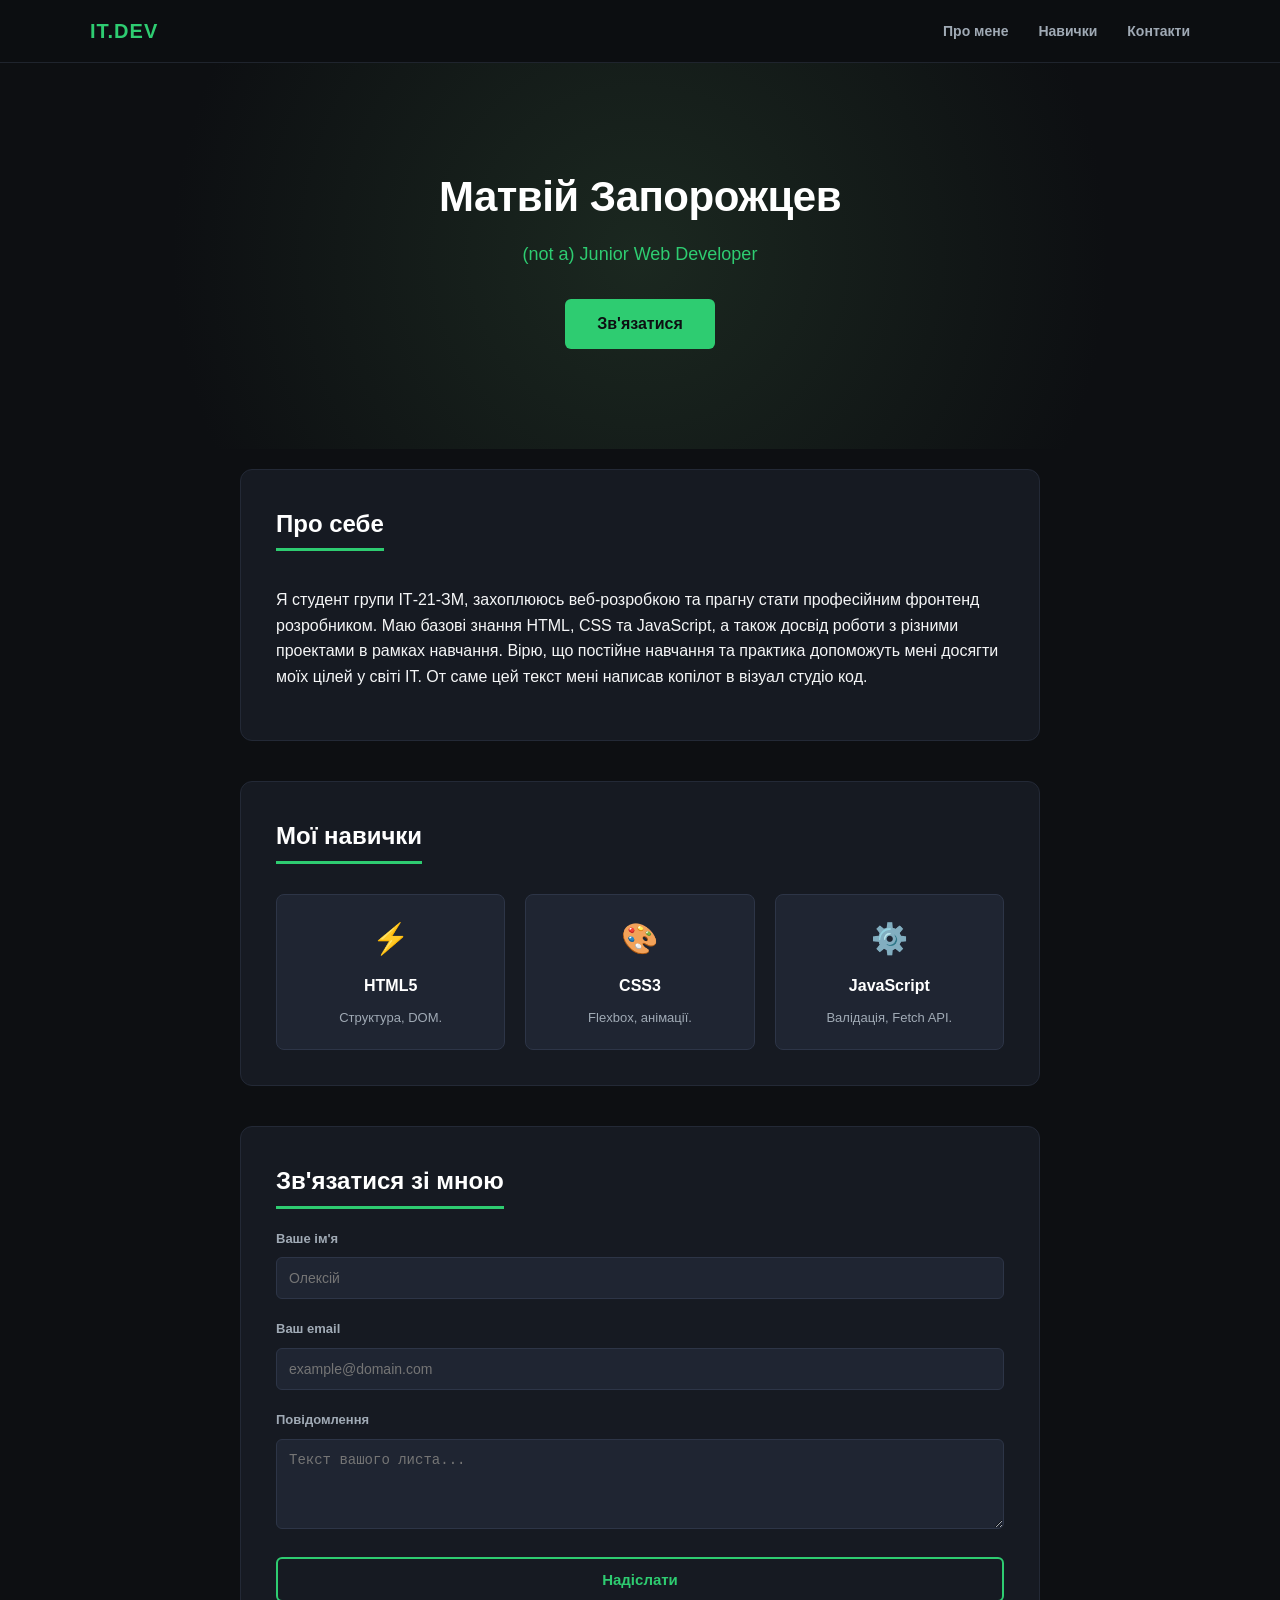
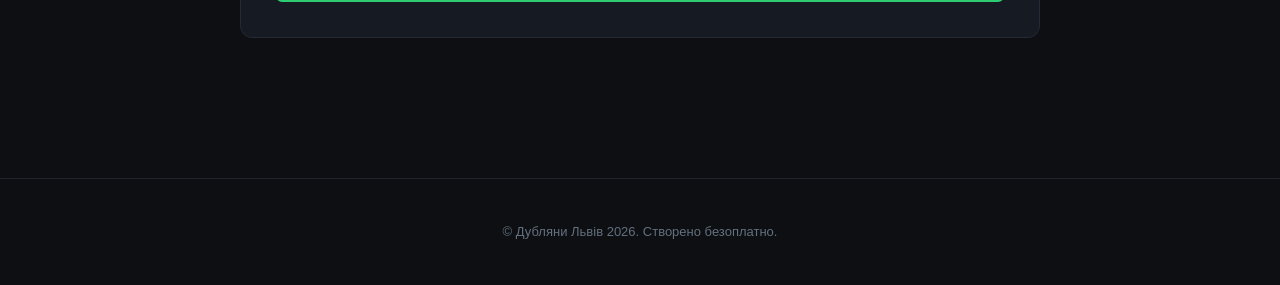
<file: Lab10/index.html>
<!DOCTYPE html>
<html lang="uk">
<head>
  <meta charset="UTF-8">
  <meta name="viewport" content="width=device-width, initial-scale=1.0">
  <title>Портфоліо розробника</title>
  <link rel="stylesheet" href="style.css">
</head>
<body>

  <header>
    <div class="nav-container">
      <div class="logo">IT.DEV</div>
      <nav>
        <ul>
          <li><a href="#about">Про мене</a></li>
          <li><a href="#skills">Навички</a></li>
          <li><a href="#contacts">Контакти</a></li>
        </ul>
      </nav>
    </div>
  </header>

  <section class="hero">
    <h1>Матвій Запорожцев</h1>
    <p>(not a) Junior Web Developer</p>
    <a href="#contacts" class="hero-btn">Зв'язатися</a>
  </section>

  <main class="wrapper">

    <section id="about" class="glass-section">
      <h2>Про себе</h2>
      <p>Я студент групи ІТ-21-ЗМ, захоплююсь веб-розробкою та прагну стати професійним фронтенд розробником. Маю базові знання HTML, CSS та JavaScript, а також досвід роботи з різними проектами в рамках навчання. Вірю, що постійне навчання та практика допоможуть мені досягти моїх цілей у світі ІТ. От саме цей текст мені написав копілот в візуал студіо код. </p>
    </section>

    <section id="skills" class="glass-section">
      <h2>Мої навички</h2>
      <div class="skills-container">
        <div class="skill-card">
          <div class="skill-icon">⚡</div>
          <h3>HTML5</h3>
          <p>Структура, DOM.</p>
        </div>
        <div class="skill-card">
          <div class="skill-icon">🎨</div>
          <h3>CSS3</h3>
          <p>Flexbox, анімації.</p>
        </div>
        <div class="skill-card">
          <div class="skill-icon">⚙️</div>
          <h3>JavaScript</h3>
          <p>Валідація, Fetch API.</p>
        </div>
      </div>
    </section>

    <section id="contacts" class="glass-section">
      <h2>Зв'язатися зі мною</h2>
      <form id="contactForm" novalidate>
        <div class="input-wrapper">
          <label for="user-name">Ваше ім'я</label>
          <input type="text" id="user-name" placeholder="Олексій">
        </div>

        <div class="input-wrapper">
          <label for="user-email">Ваш email</label>
          <input type="email" id="user-email" placeholder="example@domain.com">
        </div>

        <div class="input-wrapper">
          <label for="user-message">Повідомлення</label>
          <textarea id="user-message" rows="4" placeholder="Текст вашого листа..."></textarea>
        </div>

        <button type="submit" class="submit-btn">Надіслати</button>
      </form>
    </section>

  </main>

  <footer>
    <p>&copy; Дубляни Львів 2026. Створено безоплатно.</p>
  </footer>

  <script src="script.js"></script>
</body>
</html>
</file>
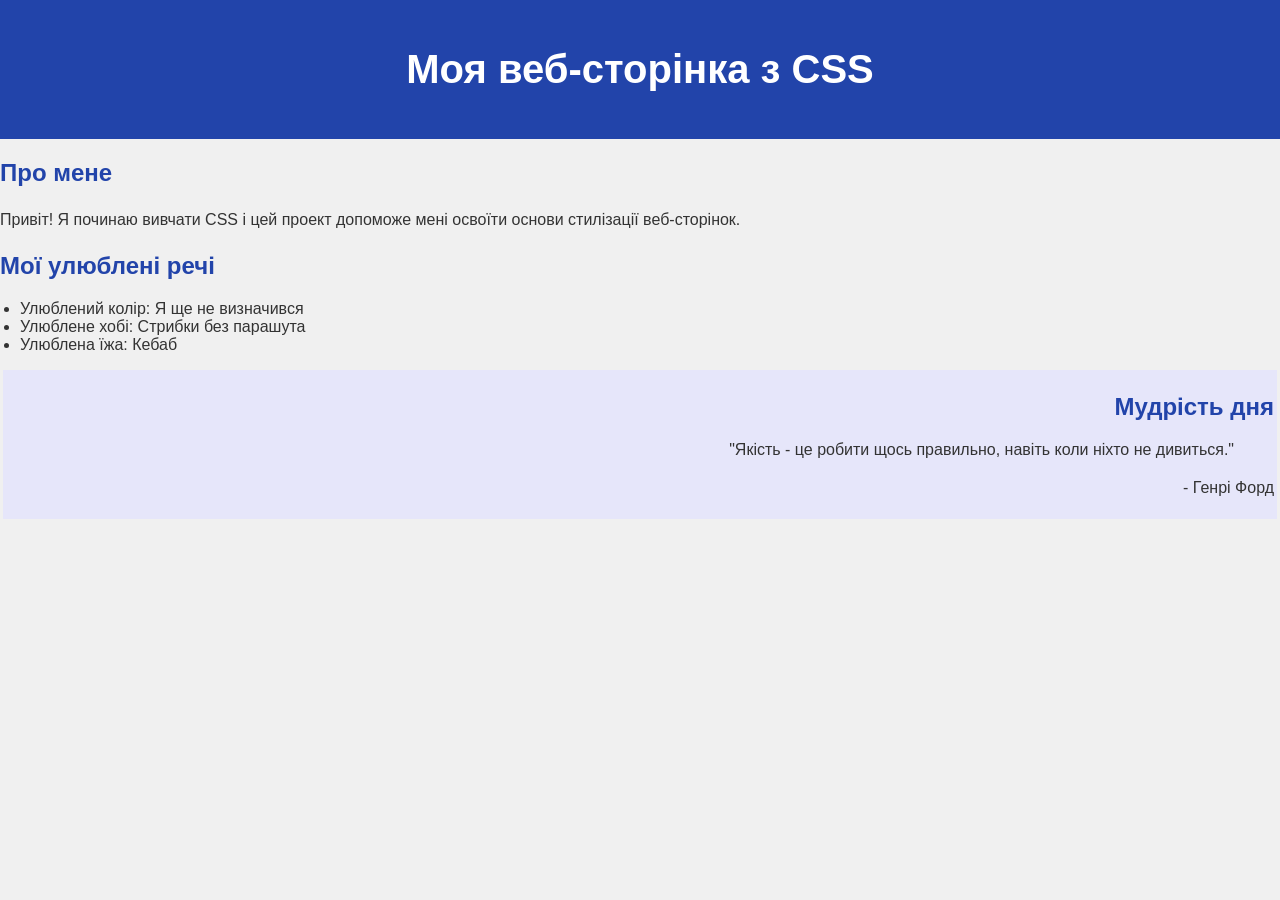
<file: Lab2/index.html>
<!DOCTYPE html>
<html lang="uk">
<head>
  <meta charset="UTF-8">
  <meta name="viewport" content="width=device-width, initial-scale=1.0">
  <title>Лабораторна робота 2: Основи CSS</title>
  <link rel="stylesheet" href="styles.css">
</head>
<body>
  <header>
    <h1>Моя веб-сторінка з CSS</h1>
  </header>
  <main>
    <section>
      <h2>Про мене</h2>
      <p>Привіт! Я починаю вивчати CSS і цей проект допоможе мені освоїти основи стилізації веб-сторінок.</p>
    </section>
    
    <section>
      <h2>Мої улюблені речі</h2>
      <ul>
        <li>Улюблений колір: Я ще не визначився</li>
        <li>Улюблене хобі: Стрибки без парашута</li>
        <li>Улюблена їжа: Кебаб</li>
      </ul>
    </section>

    <section class="variant-section">
      <h2>Мудрість дня</h2>
      <blockquote>
        "Якість - це робити щось правильно, навіть коли ніхто не дивиться." 
      </blockquote>
      <p>- Генрі Форд</p>
    </section>
  </main>
</body>
</html>
</file>
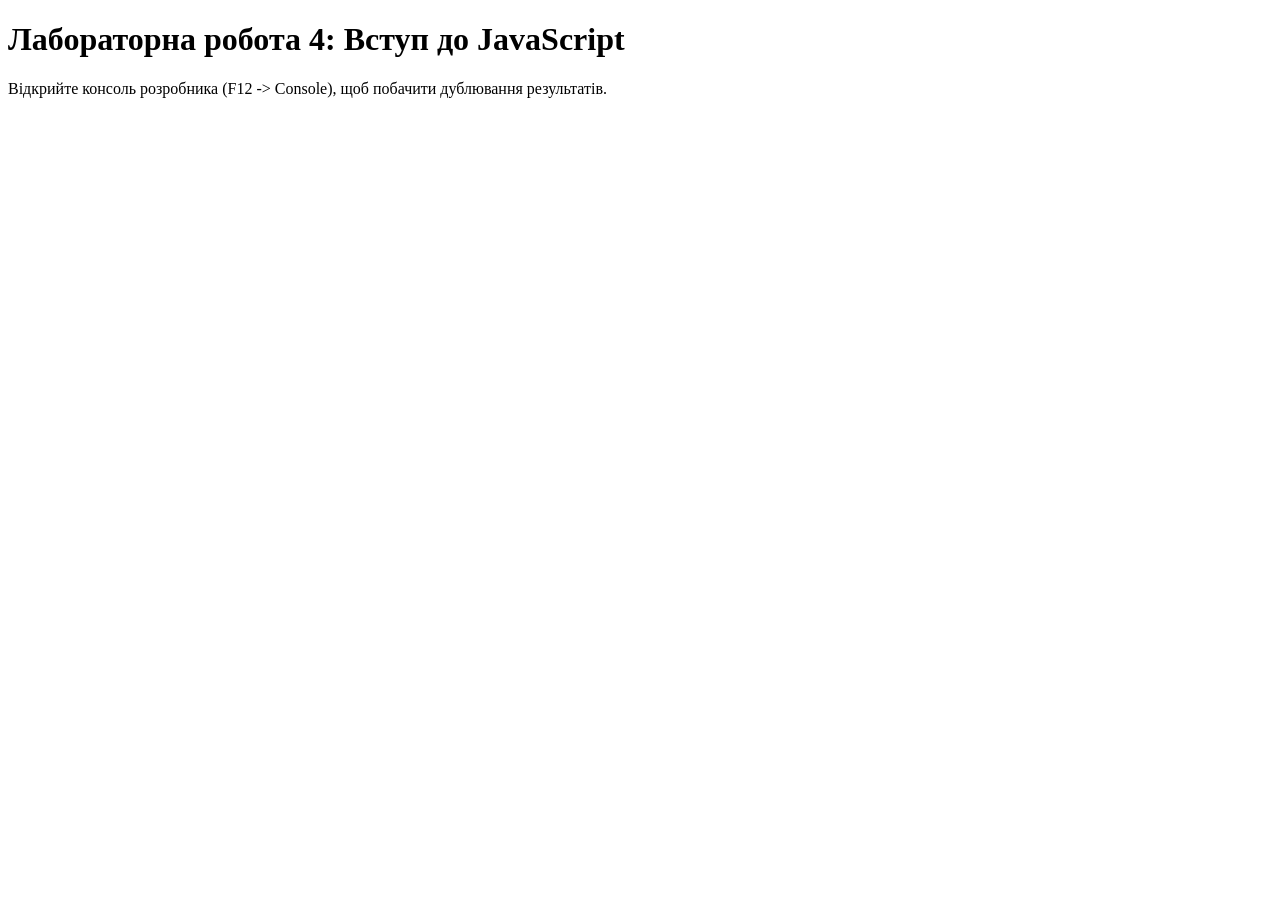
<file: Lab4/index.html>
<!DOCTYPE html>
<html lang="uk">
<head>
  <meta charset="UTF-8">
  <meta name="viewport" content="width=device-width, initial-scale=1.0">
  <title>Лабораторна робота 4: Вступ до JavaScript</title>
</head>
<body>
  <h1>Лабораторна робота 4: Вступ до JavaScript</h1>
  <p>Відкрийте консоль розробника (F12 -> Console), щоб побачити дублювання результатів.</p>
  
  <script>
    console.log("--- Завдання 1 ---");
    
    let userName = prompt("Введіть своє ім'я:");
    
    if (!userName) {
        userName = "Гість";
    }
    
    let greetingMessage = "Привіт, " + userName + "! Радий тебе бачити!";
    
    alert(greetingMessage);
    console.log(greetingMessage);


    console.log("--- Завдання 2 ---");
    
    let num1 = Number(prompt("Введіть перше число:"));
    let num2 = Number(prompt("Введіть друге число:"));
    
    let product = num1 * num2;
    let quotient = num2 !== 0 ? (num1 / num2) : "ділення на нуль неможливе";
    
    let arithmeticResult = "Добуток: " + product + "\nЧастка: " + quotient;
    
    alert(arithmeticResult);
    console.log("Перше число: " + num1 + ", Друге число: " + num2);
    console.log(arithmeticResult);

    console.log("--- Завдання 3 ---");
    
    let birthYear = Number(prompt("Введіть ваш рік народження:"));
    const CURRENT_YEAR = 2026;
    const MY_AGE = 19;
    
    let userAge = CURRENT_YEAR - birthYear;
    
    let ageDifference = Math.abs(userAge - MY_AGE);
    
    let ageStatus = "";
    
    if (userAge > MY_AGE) {
        ageStatus = "Користувач старший на " + ageDifference + " років.";
    } else if (userAge < MY_AGE) {
        ageStatus = "Користувач молодший на " + ageDifference + " років.";
    } else {
        ageStatus = "Користувач є вашим однолітком!";
    }
    
    let finalAgeMessage = "Поточний вік користувача: " + userAge + " р.\n" + ageStatus;
    
    alert(finalAgeMessage);
    console.log(finalAgeMessage);
    
  </script>
</body>
</html>
</file>
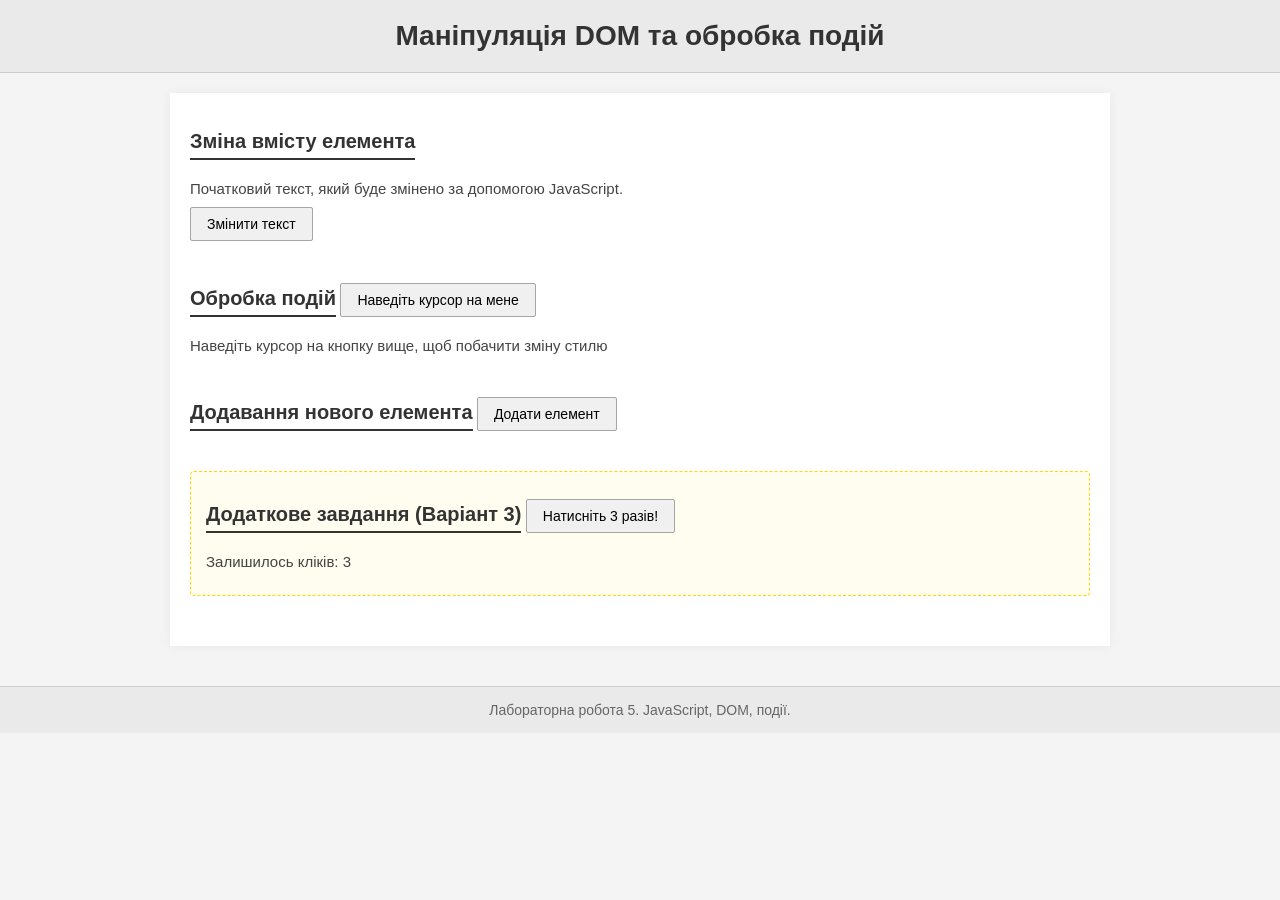
<file: Lab5/index.html>
<!DOCTYPE html>
<html lang="uk">
<head>
  <meta charset="UTF-8">
  <meta name="viewport" content="width=device-width, initial-scale=1.0">
  <title>Лабораторна робота 5: Маніпуляція DOM та обробка подій</title>
  <link rel="stylesheet" href="styles.css">
</head>
<body>

  <header>
    <h1>Маніпуляція DOM та обробка подій</h1>
  </header>

  <main>
    <section class="demo-section">
      <h2>Зміна вмісту елемента</h2>
      <p id="text-to-change">Початковий текст, який буде змінено за допомогою JavaScript.</p>
      <button id="btn-change-text">Змінити текст</button>
    </section>

    <section class="demo-section">
      <h2>Обробка подій</h2>
      <button id="btn-hover">Наведіть курсор на мене</button>
      <p id="hover-status">Наведіть курсор на кнопку вище, щоб побачити зміну стилю</p>
    </section>

    <section class="demo-section">
      <h2>Додавання нового елемента</h2>
      <button id="btn-add-element">Додати елемент</button>
      <div id="elements-container">
        </div>
    </section>

    <section class="demo-section variant-section">
      <h2>Додаткове завдання (Варіант 3)</h2>
      <button id="btn-variant">Натисніть 3 разів!</button>
      <p id="click-counter">Залишилось кліків: 3</p>
    </section>
  </main>

  <footer>
    <p>Лабораторна робота 5. JavaScript, DOM, події.</p>
  </footer>

  <script>
    const textToChange = document.getElementById('text-to-change');
    const btnChangeText = document.getElementById('btn-change-text');

    btnChangeText.addEventListener('click', function() {
      textToChange.textContent = "Текст змінено! Це новий вміст.";
    });


    const btnHover = document.getElementById('btn-hover');
    const hoverStatus = document.getElementById('hover-status');

    btnHover.addEventListener('mouseover', function() {
      hoverStatus.style.color = '#4CAF50';
      hoverStatus.style.fontWeight = 'bold';
      hoverStatus.style.fontSize = '1.1em';
      hoverStatus.textContent = "Курсор наведено на кнопку! Стиль змінено.";
    });

    btnHover.addEventListener('mouseout', function() {
      hoverStatus.style.color = '#333';
      hoverStatus.style.fontWeight = 'normal';
      hoverStatus.style.fontSize = '1em';
      hoverStatus.textContent = "Наведіть курсор на кнопку вище, щоб побачити зміну стилю";
    });


    const btnAddElement = document.getElementById('btn-add-element');
    const elementsContainer = document.getElementById('elements-container');

    btnAddElement.addEventListener('click', function() {
      const newRow = document.createElement('div');
      newRow.className = 'added-item';
      newRow.textContent = 'Це новий доданий елемент.';
      
      newRow.addEventListener('click', function() {
        newRow.remove();
      });

      elementsContainer.appendChild(newRow);
    });

    const btnVariant = document.getElementById('btn-variant');
    const clickCounter = document.getElementById('click-counter');
    let clickCount = 0;
    const TARGET_CLICKS = 3; 

    btnVariant.addEventListener('click', function() {
      clickCount++;
      let remaining = TARGET_CLICKS - clickCount;
      
      if (remaining > 0) {
        clickCounter.textContent = "Залишилось кліків: " + remaining;
      } else {
        clickCounter.textContent = "Завдання виконано!";
        alert("Матвій Запорожцев варіант номер 3!");
        clickCount = 0;
      }
    });
  </script>
</body>
</html>
</file>
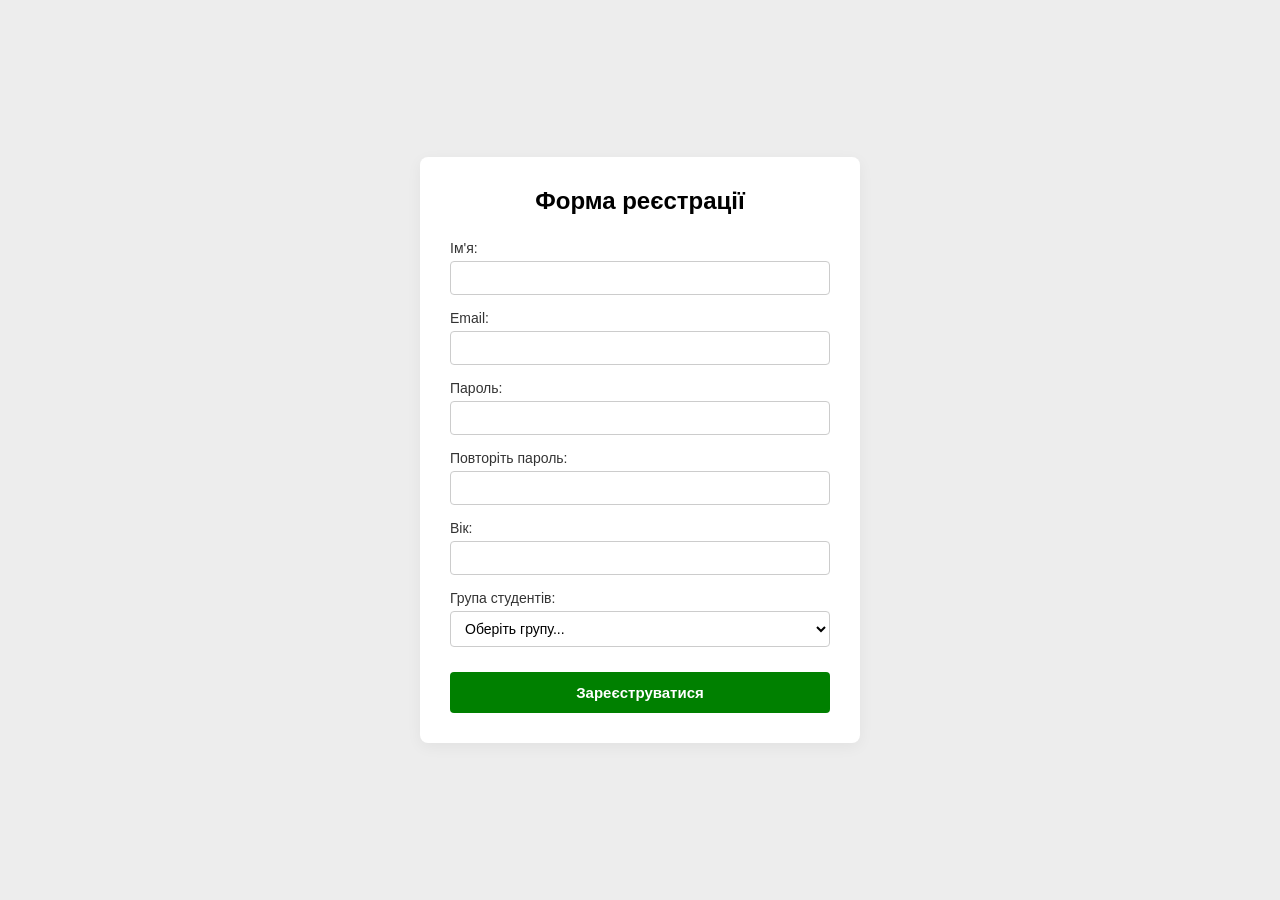
<file: Lab6/index.html>
<!DOCTYPE html>
<html lang="uk">
<head>
  <meta charset="UTF-8">
  <meta name="viewport" content="width=device-width, initial-scale=1.0">
  <title>Форма реєстрації</title>
  <link rel="stylesheet" href="styles.css">
</head>
<body>

  <div class="registration-container">
    <h2>Форма реєстрації</h2>
    
    <form id="registrationForm" novalidate>
      <div class="form-group">
        <label for="username">Ім'я:</label>
        <input type="text" id="username">
      </div>

      <div class="form-group">
        <label for="email">Email:</label>
        <input type="email" id="email">
      </div>

      <div class="form-group">
        <label for="password">Пароль:</label>
        <input type="password" id="password">
      </div>

      <div class="form-group">
        <label for="confirmPassword">Повторіть пароль:</label>
        <input type="password" id="confirmPassword">
      </div>

      <div class="form-group">
        <label for="age">Вік:</label>
        <input type="number" id="age">
      </div>

      <div class="form-group">
        <label for="studentGroup">Група студентів:</label>
        <select id="studentGroup">
          <option value="">Оберіть групу...</option>
          <option value="IT-101">ІТ-11</option>
          <option value="IT-102">ІТ-21</option>
          <option value="IT-103">ІТ-31</option>
          <option value="IT-104">ІТ-41</option>
        </select>
      </div>

      <button type="submit">Зареєструватися</button>
    </form>
  </div>

  <script>
    document.getElementById("registrationForm").addEventListener("submit", function(event) {
      event.preventDefault();

      let username = document.getElementById("username").value.trim();
      let email = document.getElementById("email").value.trim();
      let password = document.getElementById("password").value;
      let confirmPassword = document.getElementById("confirmPassword").value;
      let age = document.getElementById("age").value;
      let studentGroup = document.getElementById("studentGroup").value;

      if (username === "") {
        alert("Поле імені не може бути порожнім!");
        return;
      }

      let emailPattern = /^[^\s@]+@[^\s@]+\.[^\s@]+$/;
      if (!emailPattern.test(email)) {
        alert("Введіть коректну адресу електронної пошти!");
        return;
      }

      if (password.length < 6) {
        alert("Пароль має містити мінімум 6 символів!");
        return;
      }

      if (password !== confirmPassword) {
        alert("Паролі не збігаються!");
        return;
      }

      if (age === "" || Number(age) < 10) {
        alert("Вік повинен бути вказаний та бути не менше 10 років!");
        return;
      }

      if (studentGroup === "") {
        alert("Будь ласка, оберіть групу студентів!");
        return;
      }

      alert("Реєстрація успішна!");
      document.getElementById("registrationForm").reset();
    });
  </script>
</body>
</html>
</file>
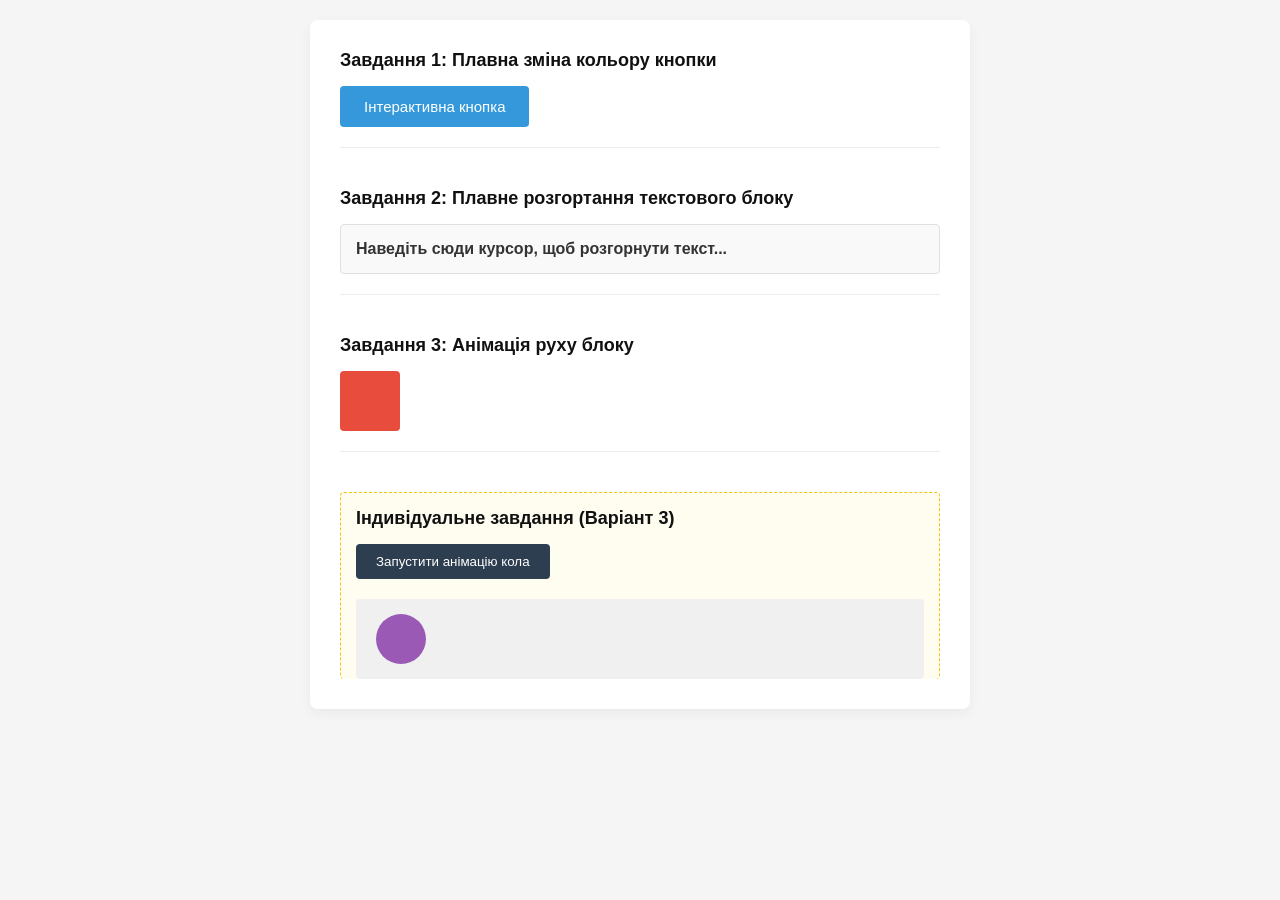
<file: Lab7/index.html>
<!DOCTYPE html>
<html lang="uk">
<head>
  <meta charset="UTF-8">
  <meta name="viewport" content="width=device-width, initial-scale=1.0">
  <title>Лабораторна робота 7</title>
  <link rel="stylesheet" href="styles.css">
</head>
<body>

  <main class="container">
    
    <section class="task">
      <h2>Завдання 1: Плавна зміна кольору кнопки</h2>
      <button class="button">Інтерактивна кнопка</button>
    </section>

    <section class="task">
      <h2>Завдання 2: Плавне розгортання текстового блоку</h2>
      <div class="expand-wrapper">
        <p>Наведіть сюди курсор, щоб розгорнути текст...</p>
        <div class="content">
          <p>Цей текстовий блок розгортається плавно завдяки використанню властивостей CSS max-height та transition при наведенні курсору миші на батьківський елемент.</p>
        </div>
      </div>
    </section>

    <section class="task">
      <h2>Завдання 3: Анімація руху блоку</h2>
      <div class="box"></div>
    </section>

    <section class="task variant-task">
      <h2>Індивідуальне завдання (Варіант 3)</h2>
      <button id="btn-animate-circle">Запустити анімацію кола</button>
      <div class="circle-area">
        <div id="moving-circle" class="circle"></div>
      </div>
    </section>

  </main>

  <script>
    const btnAnimateCircle = document.getElementById('btn-animate-circle');
    const movingCircle = document.getElementById('moving-circle');

    function getRandomColor() {
      const letters = '0123456789ABCDEF';
      let color = '#';
      for (let i = 0; i < 6; i++) {
        color += letters[Math.floor(Math.random() * 16)];
      }
      return color;
    }

    btnAnimateCircle.addEventListener('click', function() {
      movingCircle.classList.remove('run-animation');
      void movingCircle.offsetWidth;
      movingCircle.classList.add('run-animation');
    });

    setInterval(function() {
      movingCircle.style.backgroundColor = getRandomColor();
    }, 3000);
  </script>
</body>
</html>
</file>
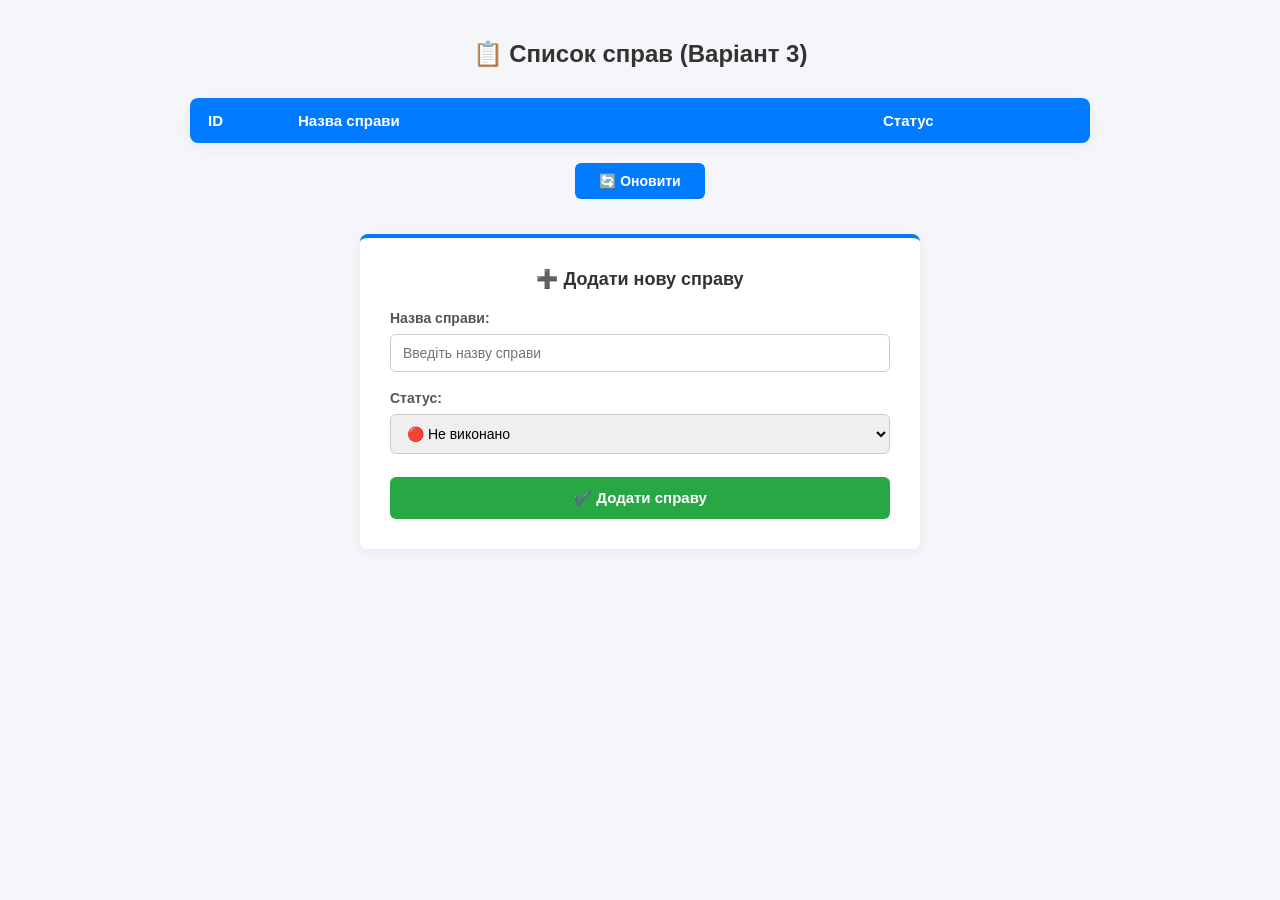
<file: Lab8/index.html>
<!DOCTYPE html>
<html lang="uk">
<head>
  <meta charset="UTF-8">
  <meta name="viewport" content="width=device-width, initial-scale=1.0">
  <title>Список справ</title>
  <link rel="stylesheet" href="styles.css">
</head>
<body>

  <main class="container">
    
    <div class="header-title">
      📋 Список справ (Варіант 3)
    </div>

    <div class="table-container">
      <table>
        <thead>
          <tr>
            <th style="width: 10%;">ID</th>
            <th style="width: 65%;">Назва справи</th>
            <th style="width: 25%;">Статус</th>
          </tr>
        </thead>
        <tbody id="todos-table-body"></tbody>
      </table>
    </div>

    <div class="action-bar">
      <button id="btn-refresh" class="btn btn-refresh">🔄 Оновити</button>
    </div>

    <div class="form-container">
      <div class="form-title">➕ Додати нову справу</div>
      
      <div class="form-group">
        <label for="todo-title">Назва справи:</label>
        <input type="text" id="todo-title" placeholder="Введіть назву справи">
      </div>

      <div class="form-group">
        <label for="todo-status">Статус:</label>
        <select id="todo-status">
          <option value="false">🔴 Не виконано</option>
          <option value="true">🟢 Виконано</option>
        </select>
      </div>

      <button id="btn-add" class="btn btn-add">✔️ Додати справу</button>
    </div>

  </main>

  <script>
    const tableBody = document.getElementById('todos-table-body');
    const btnRefresh = document.getElementById('btn-refresh');
    const btnAdd = document.getElementById('btn-add');
    const todoTitleInput = document.getElementById('todo-title');
    const todoStatusSelect = document.getElementById('todo-status');

    let currentIdCounter = 11;

    function fetchTodos() {
      tableBody.innerHTML = '';
      
      fetch('https://jsonplaceholder.typicode.com/todos')
        .then(response => {
          if (!response.ok) {
            throw new Error('Помилка завантаження');
          }
          return response.json();
        })
        .then(data => {
          const firstTenTodos = data.slice(0, 10);
          displayTodos(firstTenTodos);
        })
        .catch(error => {
          console.error(error);
        });
    }

    function displayTodos(todos) {
      todos.forEach(todo => {
        appendTodoRow(todo.id, todo.title, todo.completed);
      });
    }

    function appendTodoRow(id, title, completed) {
      const row = document.createElement('tr');
      
      const statusText = completed === true || completed === 'true' ? '🟢 Виконано' : '🔴 Не виконано';
      
      row.innerHTML = `
        <td>${id}</td>
        <td>${title}</td>
        <td>${statusText}</td>
      `;
      
      tableBody.appendChild(row);
    }

    btnRefresh.addEventListener('click', fetchTodos);

    btnAdd.addEventListener('click', function() {
      const title = todoTitleInput.value.trim();
      const completed = todoStatusSelect.value;

      if (title === '') {
        alert('Будь ласка, введіть назву справи!');
        return;
      }

      appendTodoRow(currentIdCounter, title, completed);
      currentIdCounter++;

      todoTitleInput.value = '';
      todoStatusSelect.value = 'false';
    });

    window.addEventListener('DOMContentLoaded', fetchTodos);
  </script>
</body>
</html>
</file>
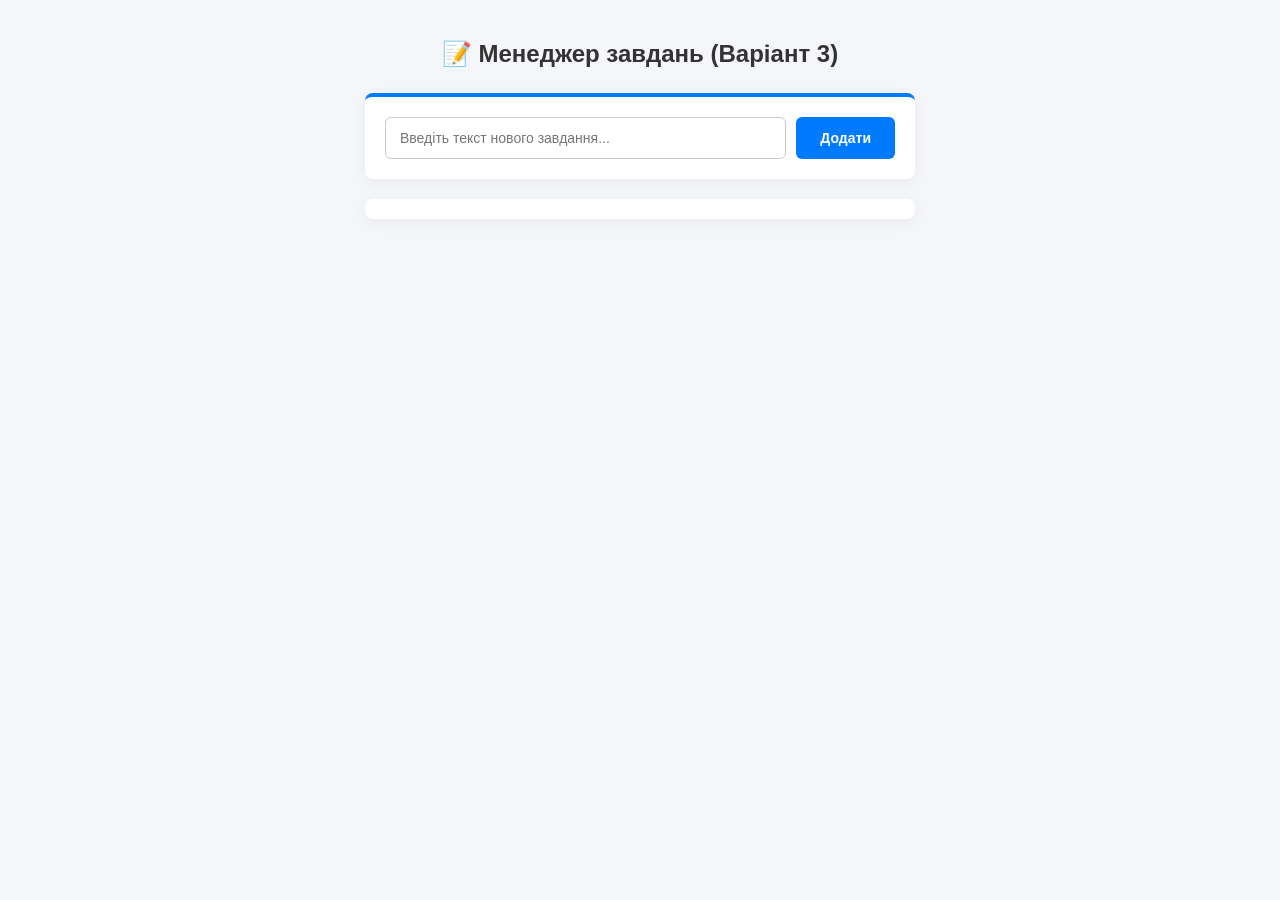
<file: Lab9/index.html>
<!DOCTYPE html>
<html lang="uk">
<head>
  <meta charset="UTF-8">
  <meta name="viewport" content="width=device-width, initial-scale=1.0">
  <title>Менеджер завдань LocalStorage</title>
  <link rel="stylesheet" href="styles.css">
</head>
<body>

  <main class="container">
    
    <div class="header-title">
      📝 Менеджер завдань (Варіант 3)
    </div>

    <div class="form-container">
      <div class="form-group">
        <input type="text" id="task-input" placeholder="Введіть текст нового завдання...">
        <button id="btn-add-task" class="btn btn-add">Додати</button>
      </div>
    </div>

    <div class="list-container">
      <ul id="task-list"></ul>
    </div>

  </main>

  <script>
    const taskInput = document.getElementById('task-input');
    const btnAddTask = document.getElementById('btn-add-task');
    const taskList = document.getElementById('task-list');

    let tasks = JSON.parse(localStorage.getItem('user_tasks_v3')) || [];

    function saveTasks() {
      localStorage.setItem('user_tasks_v3', JSON.stringify(tasks));
    }

    function renderTasks() {
      taskList.innerHTML = '';

      const sortedTasks = [...tasks].sort((a, b) => b.timestamp - a.timestamp);

      sortedTasks.forEach(task => {
        const li = document.createElement('li');
        li.className = `task-item ${task.completed ? 'completed' : ''}`;
        li.dataset.id = task.id;

        li.innerHTML = `
          <div class="task-content">
            <input type="checkbox" class="task-checkbox" ${task.completed ? 'checked' : ''}>
            <span class="task-text">${task.text}</span>
          </div>
          <button class="btn-delete">Видалити</button>
        `;

        taskList.appendChild(li);
      });
    }

    function addTask() {
      const text = taskInput.value.trim();
      if (text === '') {
        alert('Неможливо додати порожнє завдання!');
        return;
      }

      const newTask = {
        id: Date.now().toString(),
        text: text,
        completed: false,
        timestamp: Date.now()
      };

      tasks.push(newTask);
      saveTasks();
      renderTasks();
      taskInput.value = '';
    }

    btnAddTask.addEventListener('click', addTask);

    taskInput.addEventListener('keypress', function(e) {
      if (e.key === 'Enter') {
        addTask();
      }
    });

    taskList.addEventListener('click', function(e) {
      const li = e.target.closest('.task-item');
      if (!li) return;
      const taskId = li.dataset.id;

      if (e.target.classList.contains('task-checkbox')) {
        tasks = tasks.map(task => {
          if (task.id === taskId) {
            return { ...task, completed: e.target.checked };
          }
          return task;
        });
        saveTasks();
        renderTasks();
      }

      if (e.target.classList.contains('btn-delete')) {
        tasks = tasks.filter(task => task.id !== taskId);
        saveTasks();
        renderTasks();
      }
    });

    window.addEventListener('DOMContentLoaded', renderTasks);
  </script>
</body>
</html>
</file>
<file: Lab10/style.css>
body {
  margin: 0;
  padding: 0;
  font-family: 'Segoe UI', Roboto, Helvetica, Arial, sans-serif;
  background-color: #0d0f12;
  color: #f5f6f7;
  line-height: 1.6;
  scroll-behavior: smooth;
}

header {
  background-color: rgba(13, 15, 18, 0.85);
  backdrop-filter: blur(10px);
  position: sticky;
  top: 0;
  z-index: 1000;
  border-bottom: 1px solid #1f242d;
}

.nav-container {
  max-width: 1100px;
  margin: 0 auto;
  padding: 15px 20px;
  display: flex;
  justify-content: space-between;
  align-items: center;
}

.logo {
  font-size: 20px;
  font-weight: 800;
  color: #2ecc71;
  letter-spacing: 1px;
}

nav ul {
  list-style: none;
  margin: 0;
  padding: 0;
  display: flex;
  gap: 30px;
}

nav ul li a {
  color: #a0aab5;
  text-decoration: none;
  font-size: 14px;
  font-weight: 600;
  transition: color 0.25s ease;
}

nav ul li a:hover {
  color: #2ecc71;
}

.hero {
  text-align: center;
  padding: 100px 20px;
  background: radial-gradient(circle at center, #1b2820 0%, #0d0f12 70%);
}

.hero h1 {
  font-size: 42px;
  margin: 0 0 10px 0;
  color: #ffffff;
  letter-spacing: -0.5px;
}

.hero p {
  font-size: 18px;
  color: #2ecc71;
  margin: 0 0 30px 0;
  font-weight: 500;
}

.hero-btn {
  display: inline-block;
  background-color: #2ecc71;
  color: #0d0f12;
  text-decoration: none;
  padding: 12px 32px;
  font-weight: 700;
  border-radius: 6px;
  transition: background-color 0.2s, transform 0.2s;
}

.hero-btn:hover {
  background-color: #27ae60;
  transform: translateY(-2px);
}

.wrapper {
  max-width: 800px;
  margin: 0 auto;
  padding: 20px;
}

.glass-section {
  background-color: #161a22;
  border: 1px solid #232936;
  border-radius: 12px;
  padding: 35px;
  margin-bottom: 40px;
}

.glass-section h2 {
  margin-top: 0;
  margin-bottom: 20px;
  font-size: 24px;
  color: #ffffff;
  display: inline-block;
  border-bottom: 3px solid #2ecc71;
  padding-bottom: 5px;
}

.skills-container {
  display: flex;
  gap: 20px;
  margin-top: 10px;
}

.skill-card {
  flex: 1;
  background-color: #1f2532;
  border: 1px solid #2d3547;
  padding: 20px;
  border-radius: 8px;
  text-align: center;
  transition: border-color 0.3s;
}

.skill-card:hover {
  border-color: #2ecc71;
}

.skill-icon {
  font-size: 30px;
  margin-bottom: 10px;
}

.skill-card h3 {
  margin: 0 0 10px 0;
  font-size: 16px;
  color: #ffffff;
}

.skill-card p {
  margin: 0;
  font-size: 13px;
  color: #a0aab5;
}

.input-wrapper {
  margin-bottom: 20px;
}

.input-wrapper label {
  display: block;
  font-size: 13px;
  font-weight: 600;
  margin-bottom: 8px;
  color: #a0aab5;
}

.input-wrapper input,
.input-wrapper textarea {
  width: 100%;
  background-color: #1f2532;
  border: 1px solid #2d3547;
  border-radius: 6px;
  padding: 12px;
  color: #ffffff;
  font-size: 14px;
  box-sizing: border-box;
  outline: none;
  transition: border-color 0.25s;
}

.input-wrapper input:focus,
.input-wrapper textarea:focus {
  border-color: #2ecc71;
}

.submit-btn {
  background-color: transparent;
  color: #2ecc71;
  border: 2px solid #2ecc71;
  padding: 12px;
  font-size: 15px;
  font-weight: 700;
  border-radius: 6px;
  cursor: pointer;
  width: 100%;
  transition: all 0.25s;
}

.submit-btn:hover {
  background-color: #2ecc71;
  color: #0d0f12;
}

footer {
  text-align: center;
  padding: 30px 20px;
  color: #63707e;
  font-size: 13px;
  border-top: 1px solid #1f242d;
  margin-top: 80px;
}
</file>
<file: Lab2/styles.css>
/* Основні стилі для сторінки */

/* Стилізація всього тіла сторінки */
body {
    font-family: Arial, sans-serif;
    background-color: #f0f0f0;
    color: #333;
    margin: 0;
    padding: 0;
}

/* Стилізація заголовка */
header {
    background-color: #2244aa;
    color: #fff;
    text-align: center;
    padding: 20px;
}

/* Стилізація заголовків */
h1 {
    font-size: 2.5em;
}

h2 {
    color: #2244aa;
    margin-top: 20px;
}

/* Стилізація абзаців */
p {
    line-height: 1.6;
    margin: 15px 0;
}

/* Стилізація списків */
ul {
    list-style-type: disc;
    padding-left: 20px;
}

/* ========================================= */
/* СТИЛІ ДЛЯ ІНДИВІДУАЛЬНОГО ВАРІАНТА №3       */
/* ========================================= */

.variant-section {
    /* Колір контенту (тексту) у форматі HEX з використанням трійки */
    color: #333333; 
    
    /* Оскільки варіант 3 — непарний, вирівнюємо текст за правою стороною */
    text-align: right; 
    
    /* Відступи у px, що дорівнюють номеру варіанта */
    padding: 3px;
    margin: 3px;
    
    /* Додатковий легкий бекграунд, щоб бачити межі секції */
    background-color: #e6e6fa;
}
</file>
<file: Lab5/styles.css>
/* Базові системні стилі сторінки */
body {
  font-family: Arial, sans-serif;
  background-color: #f4f4f4;
  margin: 0;
  padding: 0;
  color: #333;
}

header {
  background-color: #eaeaea;
  border-bottom: 1px solid #ccc;
  text-align: center;
  padding: 20px 10px;
}

header h1 {
  margin: 0;
  font-size: 28px;
}

main {
  max-width: 900px;
  margin: 20px auto;
  background-color: #fff;
  padding: 20px;
  box-shadow: 0 0 10px rgba(0,0,0,0.05);
}

/* Стилізація секцій як на макеті */
.demo-section {
  margin-bottom: 30px;
}

.demo-section h2 {
  font-size: 20px;
  margin-bottom: 10px;
  border-bottom: 2px solid #333;
  padding-bottom: 5px;
  display: inline-block;
}

.demo-section p {
  font-size: 15px;
  color: #444;
  margin: 10px 0;
}

/* Кнопки */
button {
  background-color: #f0f0f0;
  border: 1px solid #a6a6a6;
  padding: 8px 16px;
  font-size: 14px;
  cursor: pointer;
  border-radius: 2px;
  transition: background 0.2s;
}

button:hover {
  background-color: #e0e0e0;
  border-color: #7a7a7a;
}

/* Рядки, що додаються динамічно */
#elements-container {
  margin-top: 15px;
}

.added-item {
  background-color: #fff;
  border: 1px solid #ccc;
  padding: 8px 12px;
  margin-bottom: 5px;
  font-size: 14px;
  animation: fadeIn 0.3s ease;
  cursor: pointer;
}

.added-item:hover {
  background-color: #fff0f0;
  border-color: #ff9999; /* Підсвітка при наведенні, натяк що можна видалити */
}

/* Окремий стиль для секції варіанту */
.variant-section {
  background-color: #fffdf0;
  padding: 15px;
  border: 1px dashed #ffd700;
  border-radius: 4px;
}

footer {
  background-color: #eaeaea;
  border-top: 1px solid #ccc;
  text-align: center;
  padding: 15px;
  margin-top: 40px;
}

footer p {
  margin: 0;
  font-size: 14px;
  color: #666;
}

/* Анімація появи нових блоків */
@keyframes fadeIn {
  from { opacity: 0; transform: translateY(-5px); }
  to { opacity: 1; transform: translateY(0); }
}
</file>
<file: Lab6/styles.css>
body {
  font-family: Arial, sans-serif;
  background-color: #ededed;
  margin: 0;
  padding: 0;
  display: flex;
  justify-content: center;
  align-items: center;
  min-height: 100vh;
}

.registration-container {
  background-color: #ffffff;
  padding: 30px;
  border-radius: 8px;
  box-shadow: 0 4px 15px rgba(0, 0, 0, 0.05);
  width: 100%;
  max-width: 380px;
}

h2 {
  text-align: center;
  margin-top: 0;
  margin-bottom: 25px;
  font-size: 24px;
  color: #000000;
}

.form-group {
  margin-bottom: 15px;
}

label {
  display: block;
  margin-bottom: 5px;
  font-size: 14px;
  color: #333333;
}

input[type="text"],
input[type="email"],
input[type="password"],
input[type="number"],
select {
  width: 100%;
  padding: 8px 10px;
  border: 1px solid #cccccc;
  border-radius: 4px;
  font-size: 14px;
  box-sizing: border-box;
  background-color: #ffffff;
}

input:focus,
select:focus {
  border-color: #4b7bec;
  outline: none;
}

button {
  width: 100%;
  background-color: #008000;
  color: #ffffff;
  border: none;
  padding: 12px;
  font-size: 15px;
  font-weight: bold;
  border-radius: 4px;
  cursor: pointer;
  margin-top: 10px;
  transition: background-color 0.2s;
}

button:hover {
  background-color: #006600;
}
</file>
<file: Lab7/styles.css>
body {
  font-family: Arial, sans-serif;
  background-color: #f5f5f5;
  margin: 0;
  padding: 20px;
  color: #333;
}

.container {
  max-width: 600px;
  margin: 0 auto;
  background-color: #ffffff;
  padding: 30px;
  border-radius: 8px;
  box-shadow: 0 4px 12px rgba(0,0,0,0.05);
}

.task {
  margin-bottom: 40px;
  padding-bottom: 20px;
  border-bottom: 1px solid #eeeeee;
}

.task:last-child {
  border-bottom: none;
  margin-bottom: 0;
  padding-bottom: 0;
}

h2 {
  font-size: 18px;
  margin-top: 0;
  margin-bottom: 15px;
  color: #111;
}

.button {
  background-color: #3498db;
  color: #ffffff;
  border: none;
  padding: 12px 24px;
  font-size: 15px;
  cursor: pointer;
  border-radius: 4px;
  outline: none;
  transition: background-color 0.5s ease;
}

.button:hover {
  background-color: #2ecc71;
}

.button:active {
  transform: scale(0.9);
}

.expand-wrapper {
  background-color: #f9f9f9;
  padding: 15px;
  border-radius: 4px;
  border: 1px solid #e0e0e0;
  cursor: pointer;
}

.expand-wrapper > p {
  margin: 0;
  font-weight: bold;
}

.content {
  max-height: 0;
  overflow: hidden;
  transition: max-height 0.5s ease-out;
}

.expand-wrapper:hover .content {
  max-height: 100px;
}

.content p {
  margin-top: 10px;
  margin-bottom: 0;
  line-height: 1.5;
  color: #666;
}

.box {
  width: 60px;
  height: 60px;
  background-color: #e74c3c;
  border-radius: 4px;
  animation: moveLeftRight 2s ease-in-out infinite alternate;
}

@keyframes moveLeftRight {
  0% {
    transform: translateX(0);
  }
  100% {
    transform: translateX(400px);
  }
}

.variant-task {
  background-color: #fffdf0;
  padding: 15px;
  border: 1px dashed #f1c40f;
  border-radius: 4px;
}

.variant-task button {
  background-color: #2c3e50;
  color: #fff;
  border: none;
  padding: 10px 20px;
  border-radius: 4px;
  cursor: pointer;
}

.circle-area {
  margin-top: 20px;
  height: 80px;
  background-color: #f0f0f0;
  border-radius: 4px;
  position: relative;
  overflow: hidden;
}

.circle {
  width: 50px;
  height: 50px;
  background-color: #9b59b6;
  border-radius: 50%;
  position: absolute;
  top: 15px;
  left: 20px;
  transition: background-color 0.9s ease;
}

.run-animation {
  animation: variantMove 2s ease;
}

@keyframes variantMove {
  0% {
    transform: translateX(0) scale(1);
  }
  50% {
    transform: translateX(480px) scale(1);
  }
  100% {
    transform: translateX(0) scale(1);
  }
}
</file>
<file: Lab8/styles.css>
body {
  font-family: Arial, sans-serif;
  background-color: #f4f6f9;
  margin: 0;
  padding: 40px 20px;
  color: #333;
}

.container {
  max-width: 900px;
  margin: 0 auto;
}

.header-title {
  text-align: center;
  font-size: 24px;
  font-weight: bold;
  color: #333;
  margin-bottom: 30px;
}

.table-container {
  background-color: #ffffff;
  border-radius: 8px;
  box-shadow: 0 4px 15px rgba(0, 0, 0, 0.05);
  overflow: hidden;
  margin-bottom: 20px;
}

table {
  width: 100%;
  border-collapse: collapse;
  text-align: left;
}

th {
  background-color: #007bff;
  color: #ffffff;
  font-weight: bold;
  padding: 14px 18px;
  font-size: 15px;
}

td {
  padding: 12px 18px;
  border-bottom: 1px solid #eeeeee;
  font-size: 14px;
}

tr:last-child td {
  border-bottom: none;
}

tr:nth-child(even) {
  background-color: #f9f9f9;
}

.action-bar {
  text-align: center;
  margin-bottom: 35px;
}

.btn {
  font-size: 14px;
  font-weight: bold;
  padding: 10px 24px;
  border: none;
  border-radius: 6px;
  cursor: pointer;
  transition: background-color 0.2s ease, transform 0.1s ease;
}

.btn:active {
  transform: scale(0.97);
}

.btn-refresh {
  background-color: #007bff;
  color: #ffffff;
}

.btn-refresh:hover {
  background-color: #0056b3;
}

.form-container {
  background-color: #ffffff;
  border-radius: 8px;
  box-shadow: 0 4px 15px rgba(0, 0, 0, 0.05);
  padding: 30px;
  max-width: 500px;
  margin: 0 auto;
  border-top: 4px solid #007bff;
}

.form-title {
  font-size: 18px;
  font-weight: bold;
  margin-bottom: 20px;
  color: #333;
  text-align: center;
}

.form-group {
  margin-bottom: 18px;
}

.form-group label {
  display: block;
  font-size: 14px;
  font-weight: bold;
  margin-bottom: 8px;
  color: #555;
}

.form-group input[type="text"],
.form-group select {
  width: 100%;
  padding: 10px 12px;
  border: 1px solid #cccccc;
  border-radius: 6px;
  font-size: 14px;
  box-sizing: border-box;
  outline: none;
  transition: border-color 0.2s ease;
}

.form-group input[type="text"]:focus,
.form-group select:focus {
  border-color: #007bff;
}

.btn-add {
  background-color: #28a745;
  color: #ffffff;
  width: 100%;
  padding: 12px;
  font-size: 15px;
  margin-top: 5px;
}

.btn-add:hover {
  background-color: #218838;
}
</file>
<file: Lab9/styles.css>
body {
  font-family: Arial, sans-serif;
  background-color: #f4f6f9;
  margin: 0;
  padding: 40px 20px;
  color: #333;
}

.container {
  max-width: 550px;
  margin: 0 auto;
}

.header-title {
  text-align: center;
  font-size: 24px;
  font-weight: bold;
  color: #333;
  margin-bottom: 25px;
}

.form-container {
  background-color: #ffffff;
  border-radius: 8px;
  box-shadow: 0 4px 15px rgba(0, 0, 0, 0.05);
  padding: 20px;
  margin-bottom: 20px;
  border-top: 4px solid #007bff;
}

.form-group {
  display: flex;
  gap: 10px;
}

#task-input {
  flex: 1;
  padding: 12px 14px;
  border: 1px solid #cccccc;
  border-radius: 6px;
  font-size: 14px;
  outline: none;
  transition: border-color 0.2s ease;
}

#task-input:focus {
  border-color: #007bff;
}

.btn {
  font-size: 14px;
  font-weight: bold;
  padding: 12px 24px;
  border: none;
  border-radius: 6px;
  cursor: pointer;
  transition: background-color 0.2s ease;
}

.btn-add {
  background-color: #007bff;
  color: #ffffff;
}

.btn-add:hover {
  background-color: #0056b3;
}

.list-container {
  background-color: #ffffff;
  border-radius: 8px;
  box-shadow: 0 4px 15px rgba(0, 0, 0, 0.05);
  padding: 10px 20px;
}

#task-list {
  list-style: none;
  padding: 0;
  margin: 0;
}

.task-item {
  display: flex;
  justify-content: space-between;
  align-items: center;
  padding: 14px 0;
  border-bottom: 1px solid #eeeeee;
  transition: opacity 0.2s ease;
}

.task-item:last-child {
  border-bottom: none;
}

.task-content {
  display: flex;
  align-items: center;
  gap: 12px;
  flex: 1;
}

.task-checkbox {
  width: 18px;
  height: 18px;
  cursor: pointer;
}

.task-text {
  font-size: 15px;
  color: #333;
  transition: color 0.2s ease, text-decoration 0.2s ease;
}

.task-item.completed .task-text {
  text-decoration: line-through;
  color: #aaaaaa;
}

.btn-delete {
  background-color: #fff;
  color: #dc3545;
  border: 1px solid #dc3545;
  padding: 6px 12px;
  font-size: 12px;
  font-weight: bold;
  border-radius: 4px;
  cursor: pointer;
  transition: all 0.2s ease;
}

.btn-delete:hover {
  background-color: #dc3545;
  color: #fff;
}
</file>
